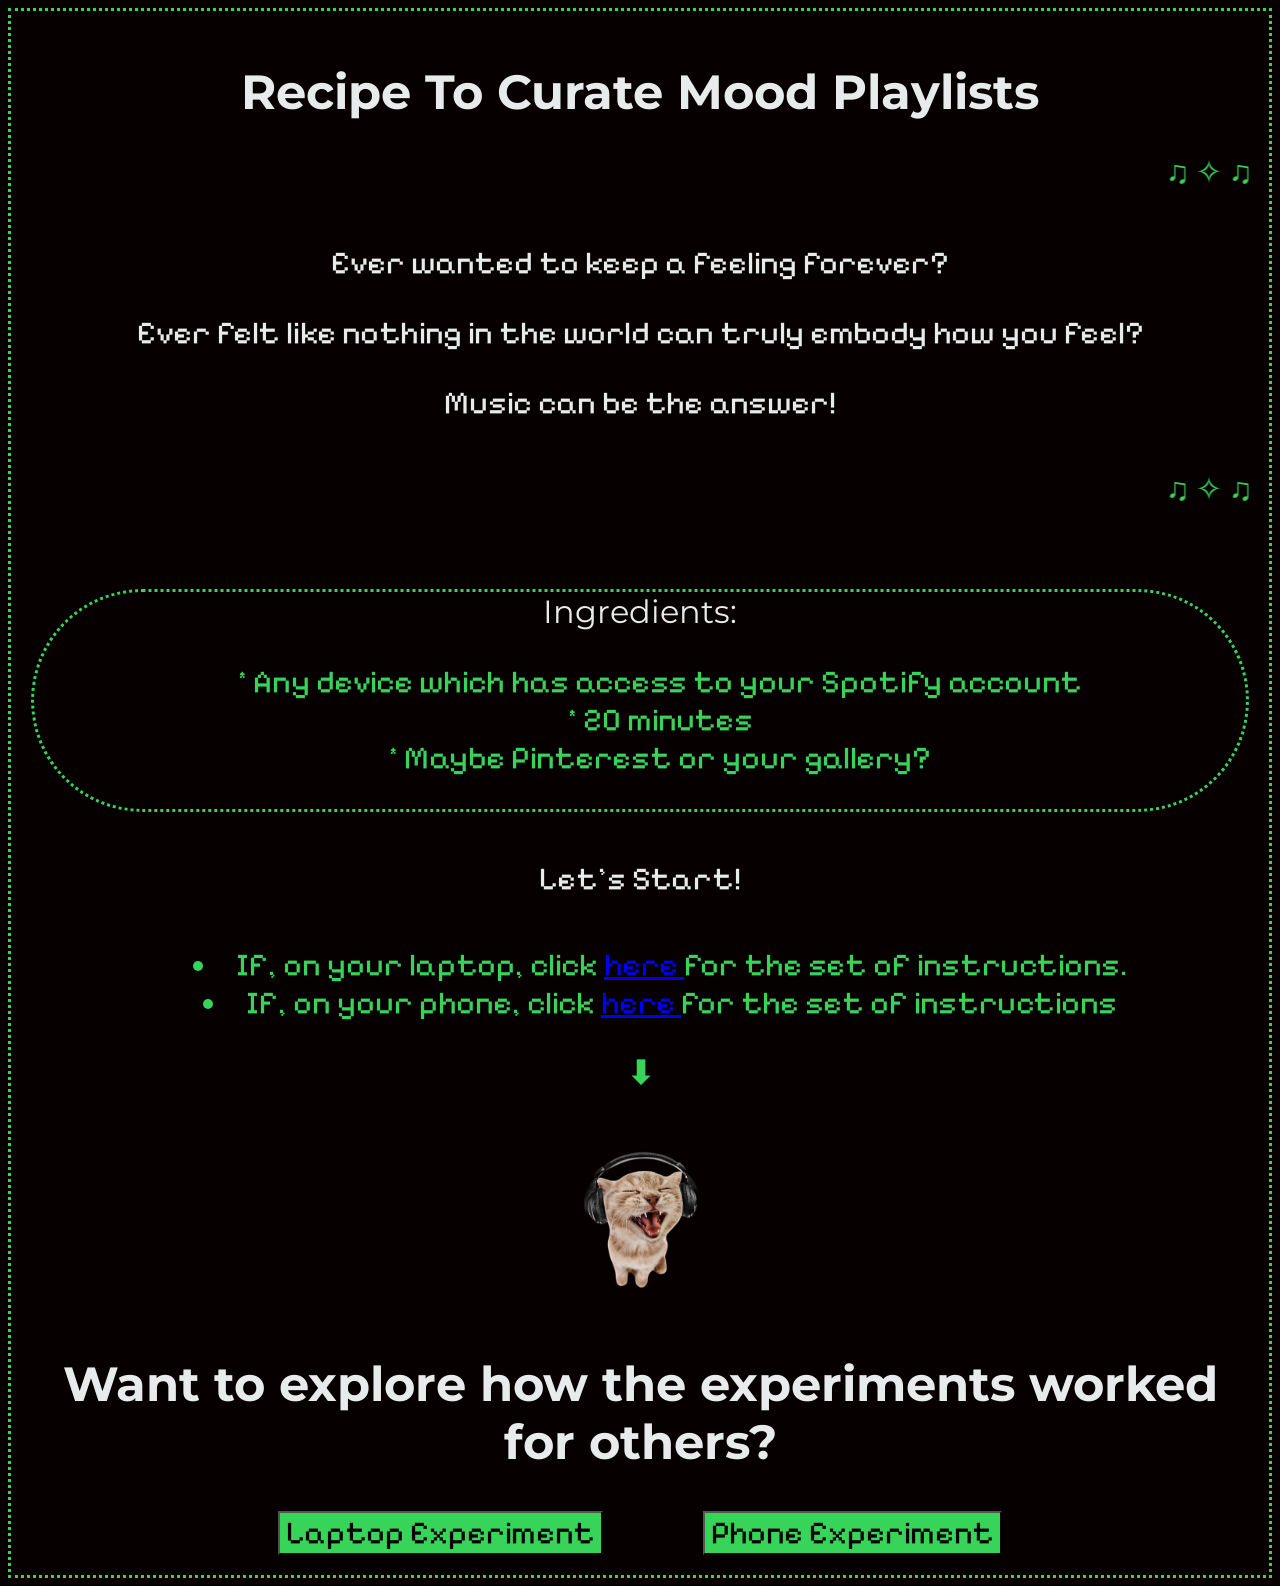
<file: index.html>
<!DOCTYPE html>
<html lang="en">
<head>
    <meta charset="UTF-8">
    <meta name="viewport" content="width=device-width, initial-scale=1.0">
    <title>Recipe to curating your mood playlist!</title>
    <link rel="stylesheet" href="index.css">
</head>
<body>
    <h1> Recipe To Curate Mood Playlists</h1>
<marquee>♫ ✧ ♫ ✧ ♫ ✧ ♫ ✧ ♫ ✧ ♫ ✧ ♫ ✧ ♫ ✧ ♫ ✧ ♫ ✧ ♫ ✧ ♫ ✧ ♫ ✧ ♫ ✧ ♫ ✧ ♫ ✧ ♫✧ ♫ ✧ ♫ ✧ ♫ ✧ ♫ ✧ ♫ ✧ ♫ ✧ ♫ ✧ ♫✧ ♫ ✧ ♫ ✧ ♫ ✧ ♫ ✧ ♫ ✧ ♫ ✧ ♫ ✧ ♫✧ ♫ ✧ ♫ ✧ ♫ ✧ ♫ ✧ ♫ ✧ ♫ ✧ ♫ ✧ ♫✧ ♫ ✧ ♫ ✧ ♫ ✧ ♫ ✧ ♫ ✧ ♫ ✧ ♫ ✧ ♫✧ ♫ ✧ ♫ ✧ ♫ ✧ ♫ ✧ ♫ ✧ ♫ ✧ ♫ ✧ ♫✧ ♫ ✧ ♫ ✧ ♫ ✧ ♫ ✧ ♫ ✧ ♫ ✧ ♫ ✧ ♫</marquee>
<p> Ever wanted to keep a feeling forever?<br>  Ever felt like nothing in the world can truly embody how you feel?<br>
 Music can be the answer!</p>
 <marquee>♫ ✧ ♫ ✧ ♫ ✧ ♫ ✧ ♫ ✧ ♫ ✧ ♫ ✧ ♫ ✧ ♫ ✧ ♫ ✧ ♫ ✧ ♫ ✧ ♫ ✧ ♫ ✧ ♫ ✧ ♫ ✧ ♫✧ ♫ ✧ ♫ ✧ ♫ ✧ ♫ ✧ ♫ ✧ ♫ ✧ ♫ ✧ ♫✧ ♫ ✧ ♫ ✧ ♫ ✧ ♫ ✧ ♫ ✧ ♫ ✧ ♫ ✧ ♫✧ ♫ ✧ ♫ ✧ ♫ ✧ ♫ ✧ ♫ ✧ ♫ ✧ ♫ ✧ ♫✧ ♫ ✧ ♫ ✧ ♫ ✧ ♫ ✧ ♫ ✧ ♫ ✧ ♫ ✧ ♫✧ ♫ ✧ ♫ ✧ ♫ ✧ ♫ ✧ ♫ ✧ ♫ ✧ ♫ ✧ ♫✧ ♫ ✧ ♫ ✧ ♫ ✧ ♫ ✧ ♫ ✧ ♫ ✧ ♫ ✧ ♫</marquee>
<section>Ingredients:
<ul style="list-style-type: '* ';">
    <li>Any device which has access to your Spotify account </li>
<li>20 minutes </li>
<li> Maybe Pinterest or your gallery? </li>
</ul>
</section>
<p> Let's Start! </p>
<ul> 
    <li>If, on your laptop, click <a href=laptop.html> here </a> for the set of instructions.</li>
    <li>If, on your phone, click <a href=phone.html>here </a> for the set of instructions</li>
</ul>
<h3> ⬇</h3>
<img src="cat.png">
<h2> Want to explore how the experiments worked for others?</h2>
<div class="button-group">
<form action="experiment1.html" method="get" target="_blank">
    <button type="submit">Laptop Experiment</button>
</form>
<form action="experiment2.html" method="get" target="_blank">
    <button type="submit">Phone Experiment</button>
</form>
</div>
</body>
</html>
</file>
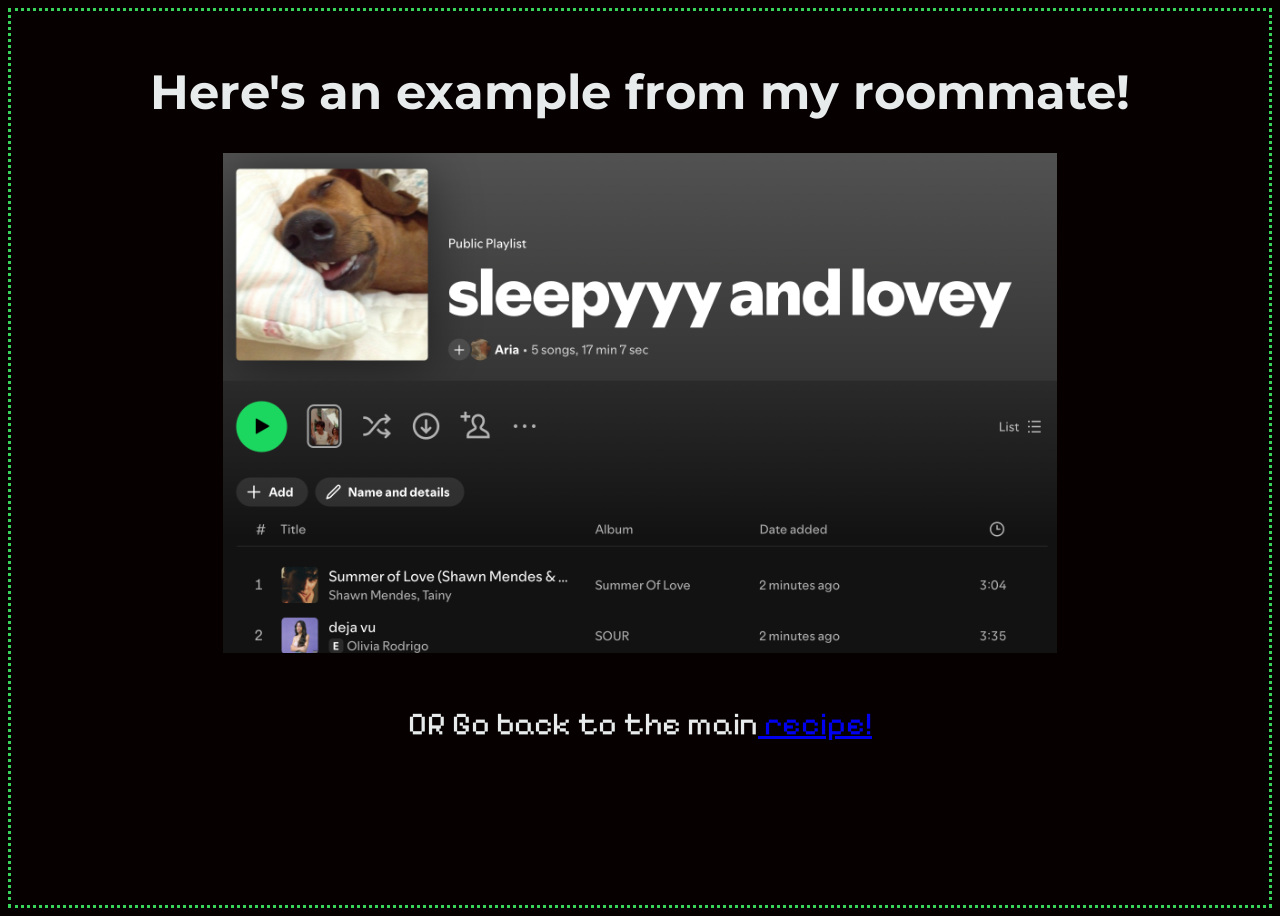
<file: experiment1.html>
<!DOCTYPE html>
<html lang="en">
<head>
    <meta charset="UTF-8">
    <meta name="viewport" content="width=device-width, initial-scale=1.0">
    <title>Laptop Experiment</title>
    <link rel="stylesheet" href="experiment1.css">
</head>
<body>
 <h1>Here's an example from my roommate! </h1>
 <img src="ariaexample.png">
<p>OR Go back to the main<a href="index.html"> recipe! </a></p>
</body>
</html>
</file>
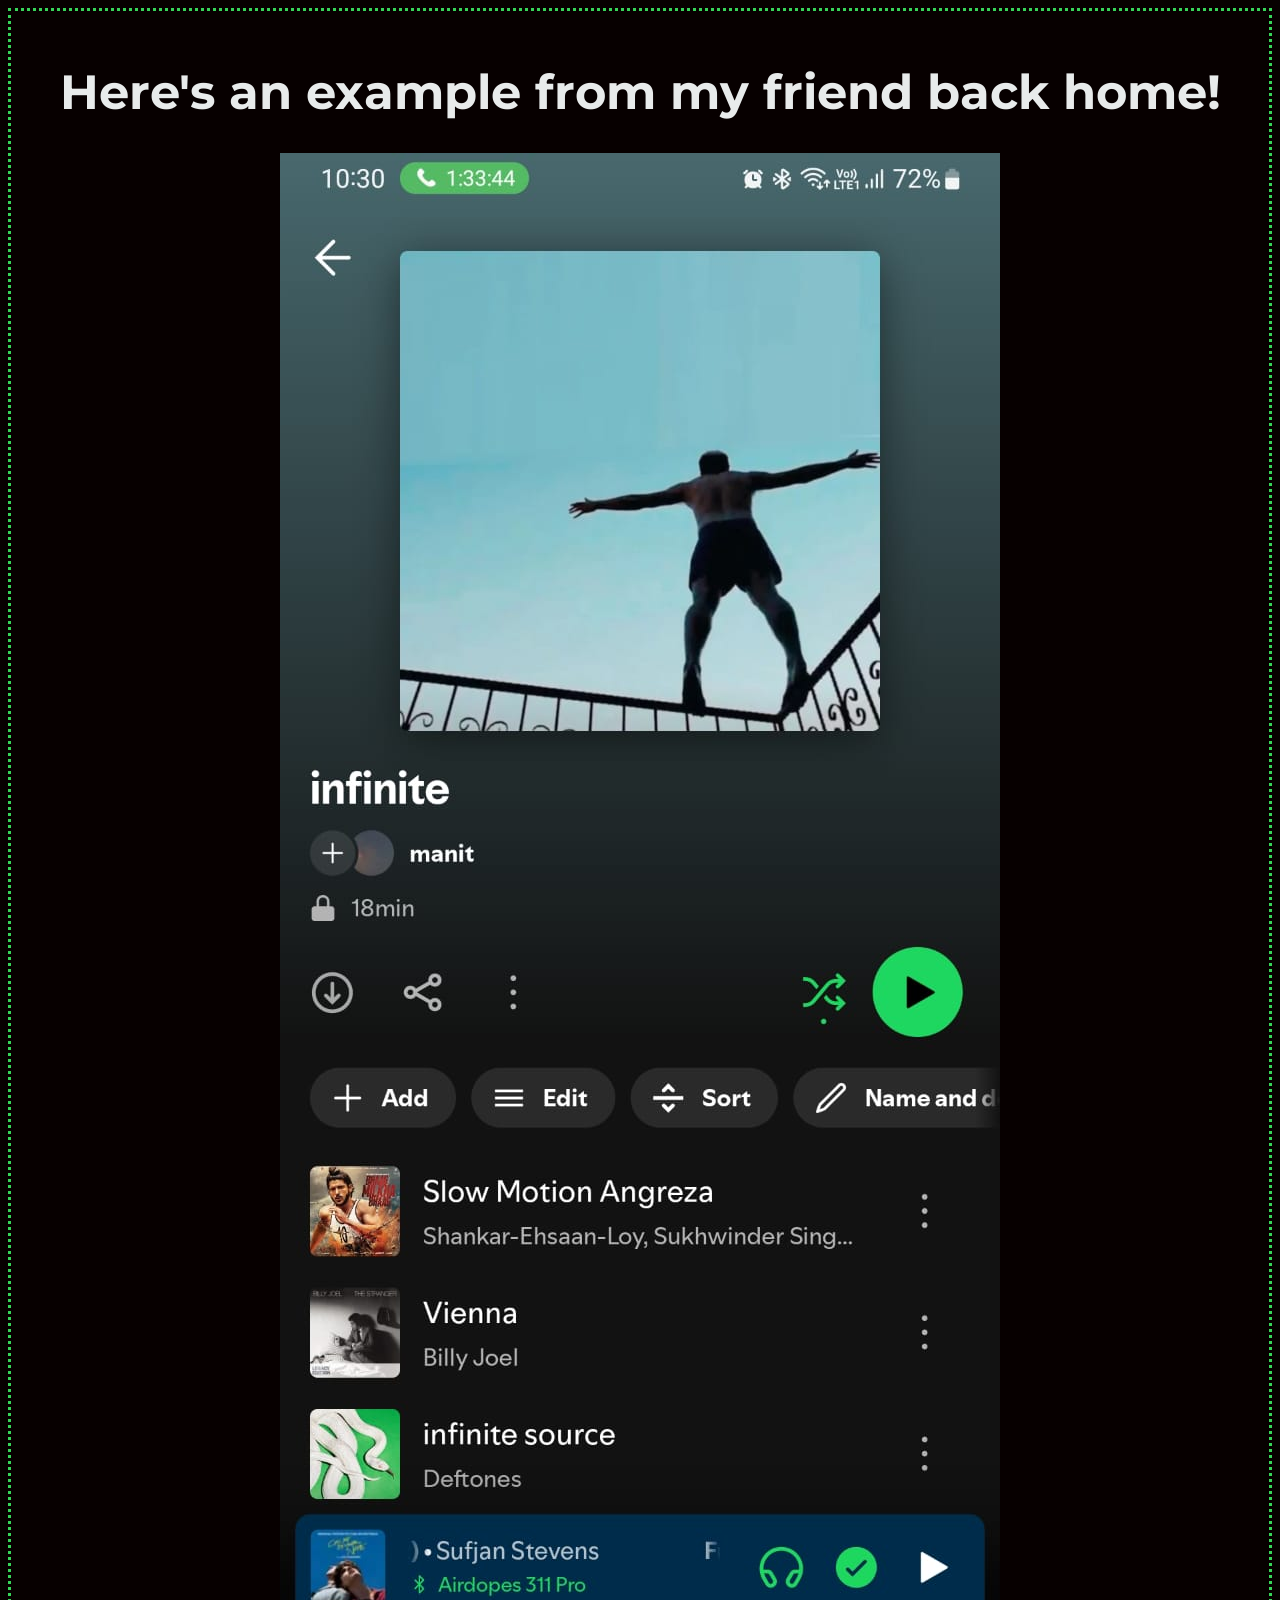
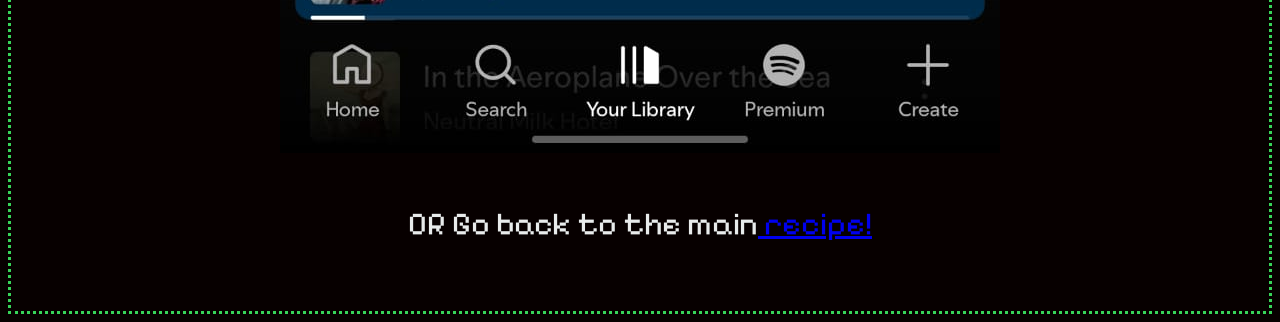
<file: experiment2.html>
<!DOCTYPE html>
<html lang="en">
<head>
    <meta charset="UTF-8">
    <meta name="viewport" content="width=device-width, initial-scale=1.0">
    <title>Phone Experiment</title>
    <link rel="stylesheet" href="experiment2.css">
</head>
<body>
     <h1>Here's an example from my friend back home! </h1>
 <img src="phoneplaylist.jpg">
<p>OR Go back to the main<a href="index.html"> recipe! </a></p>
</body>
</html>
</file>
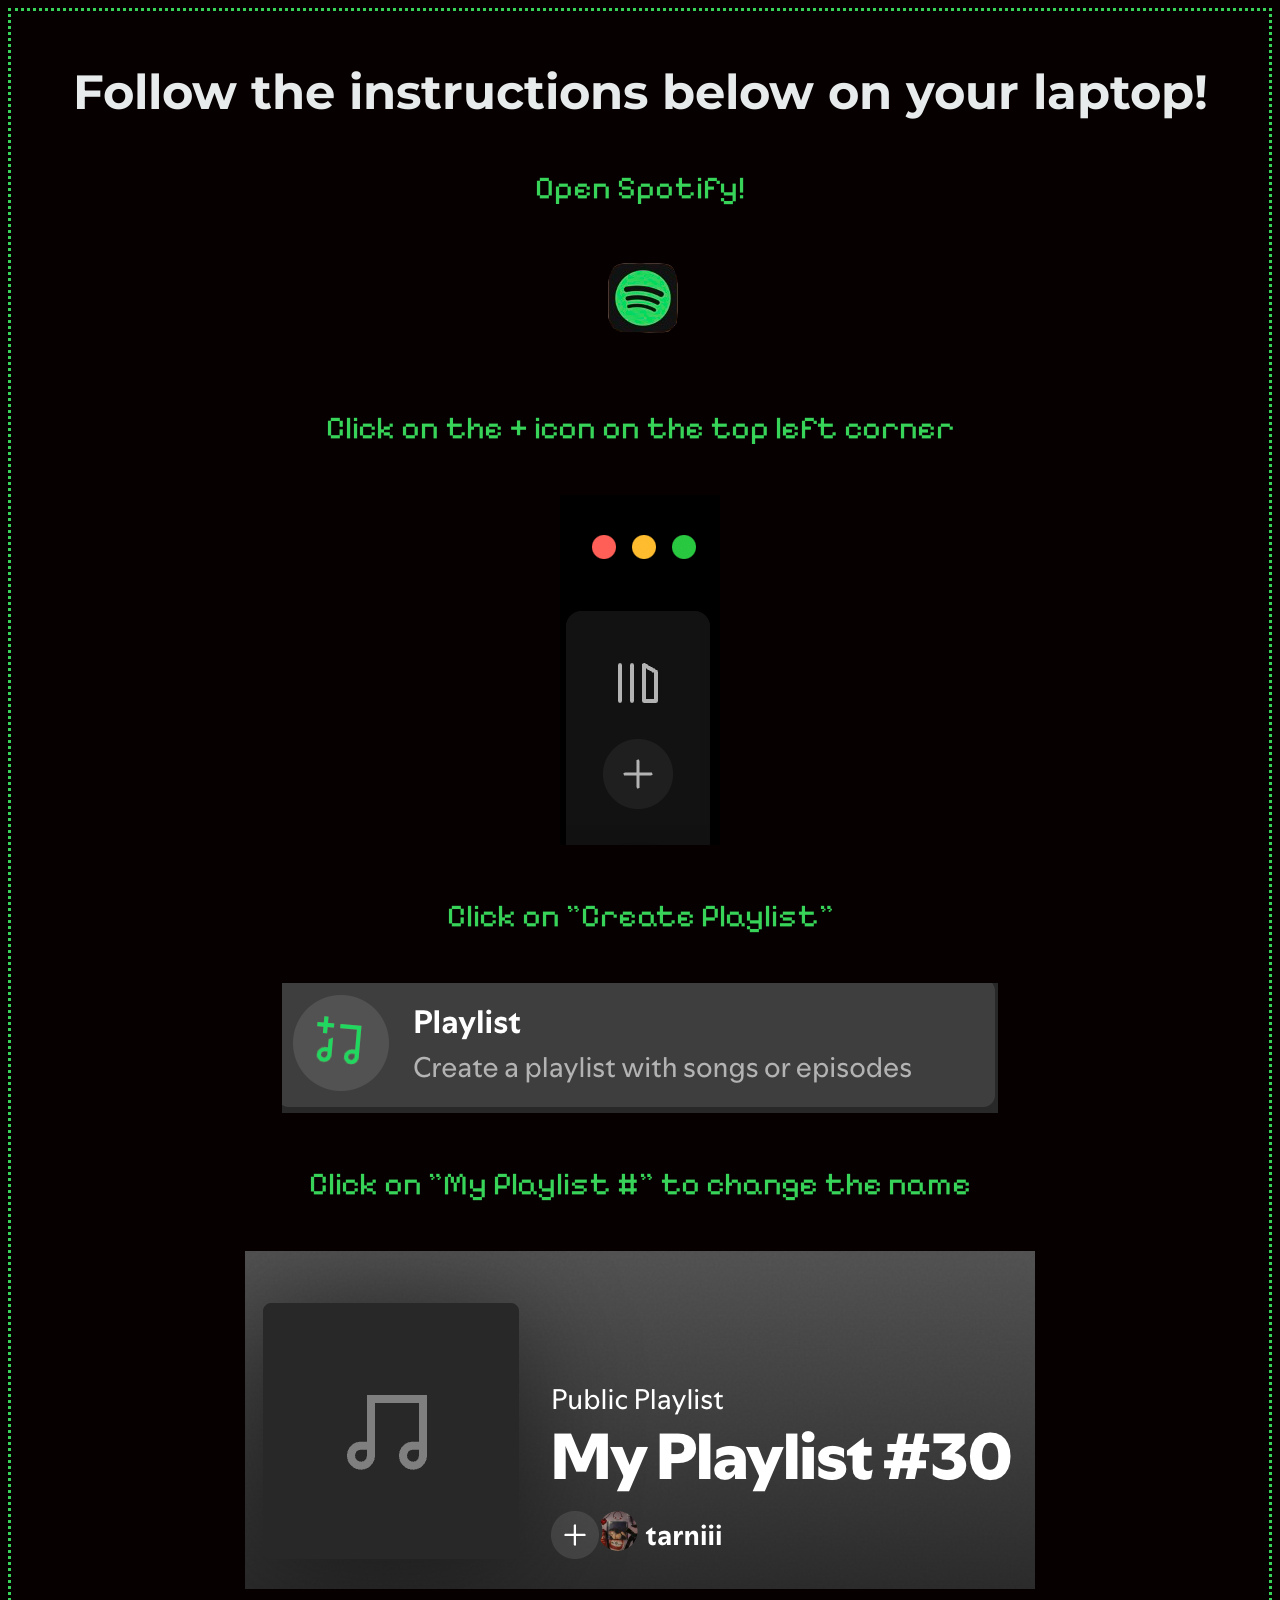
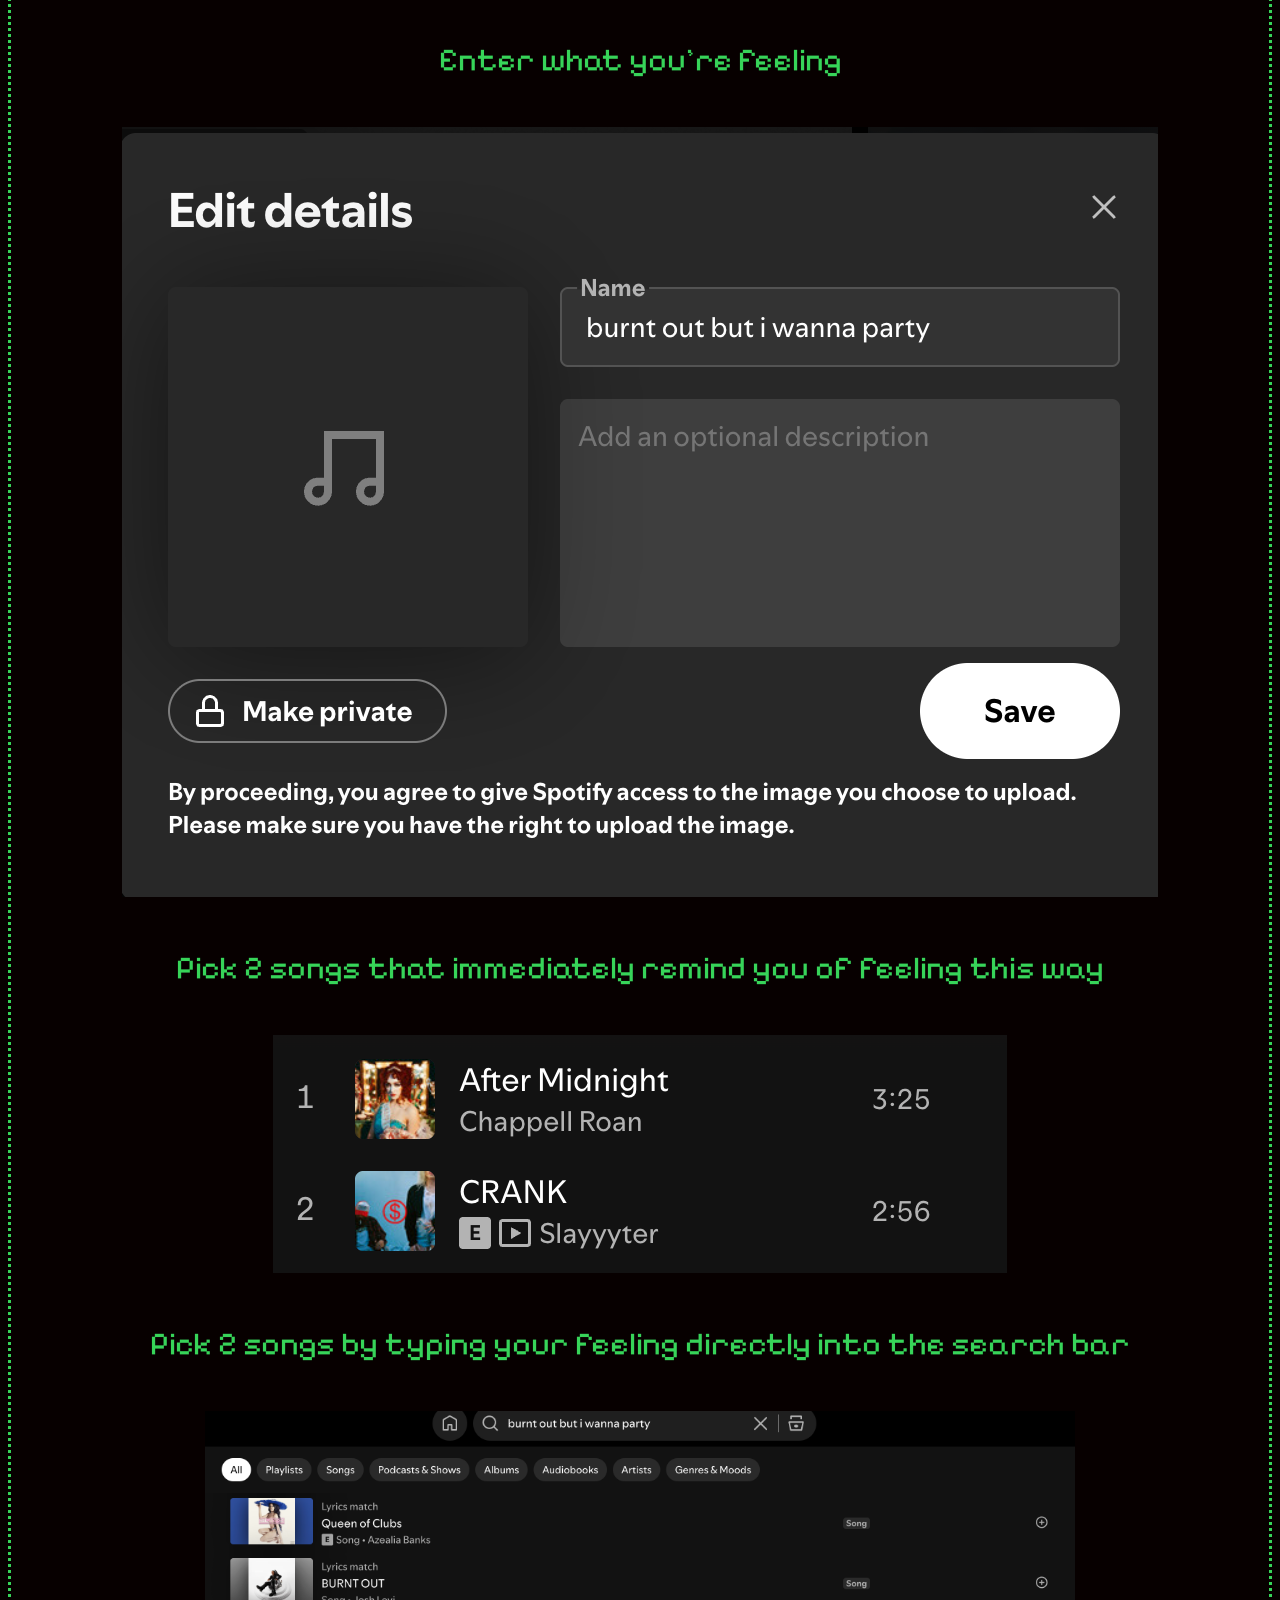
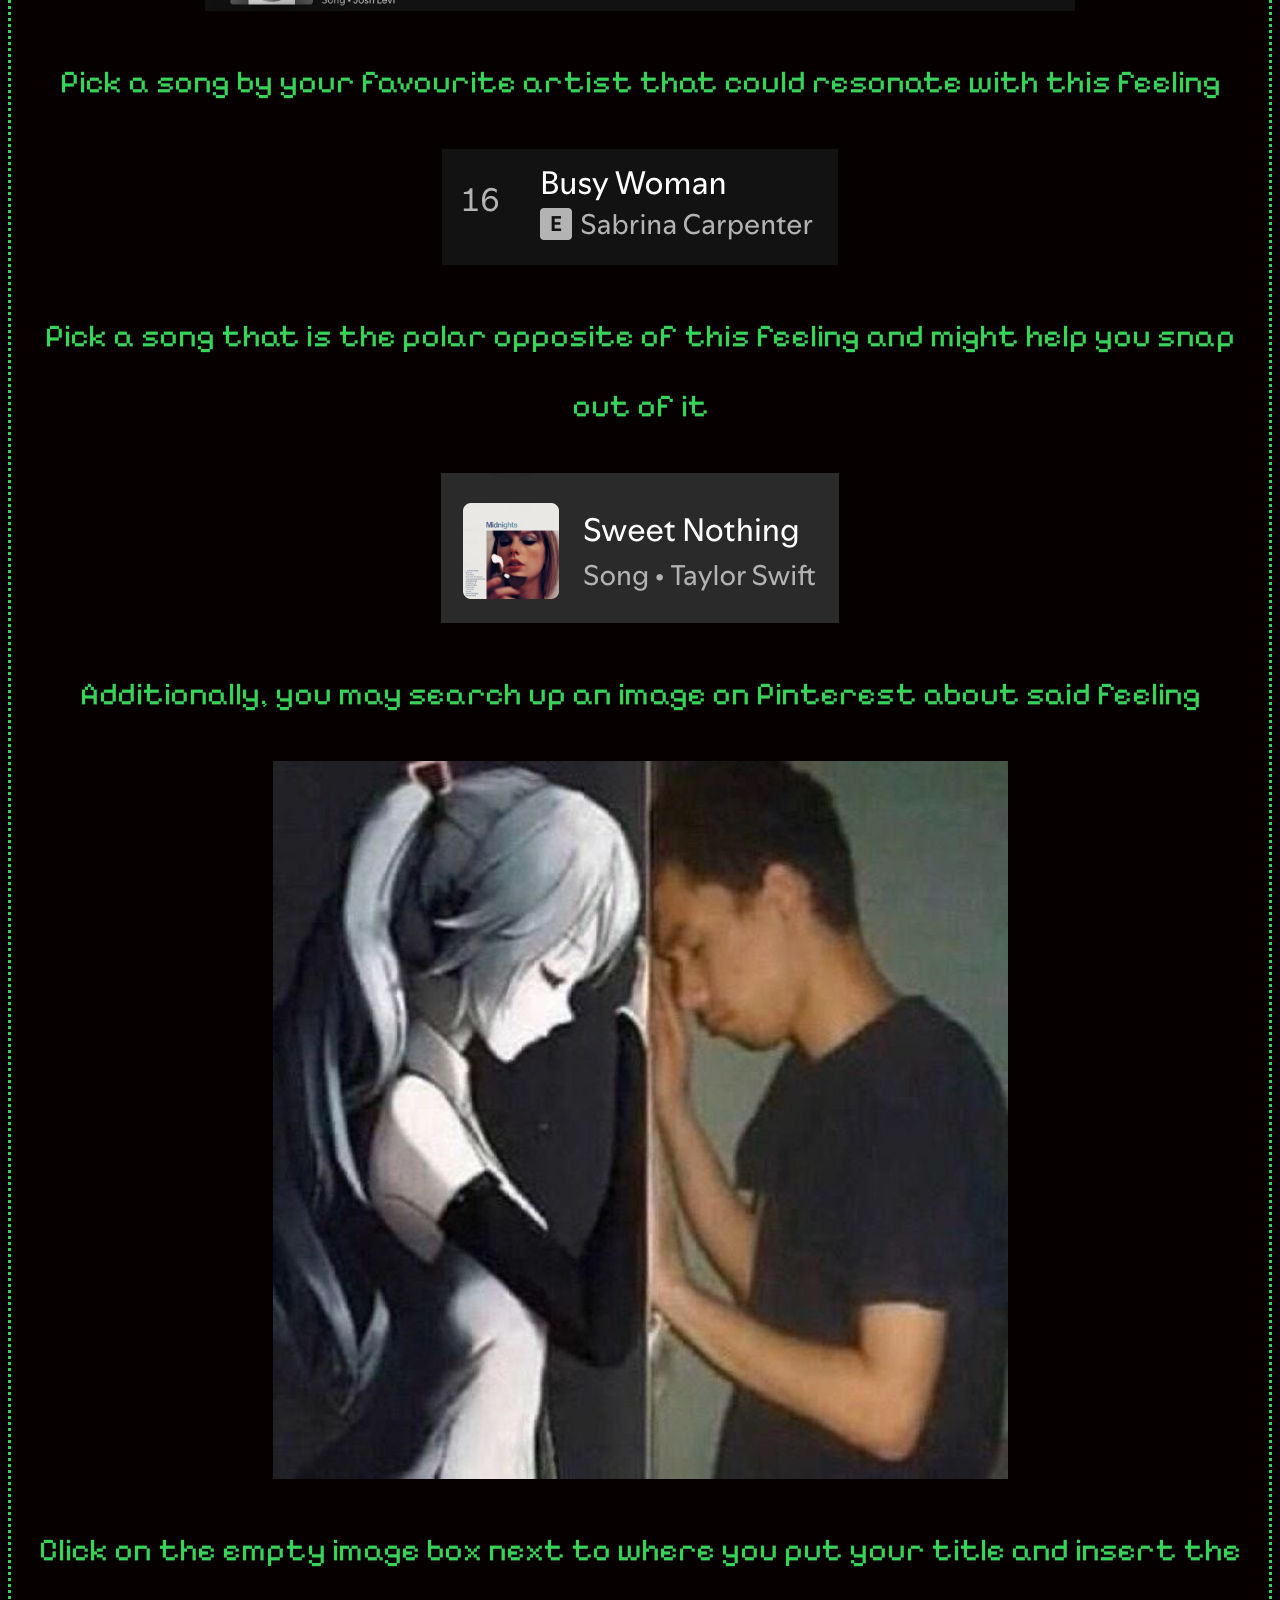
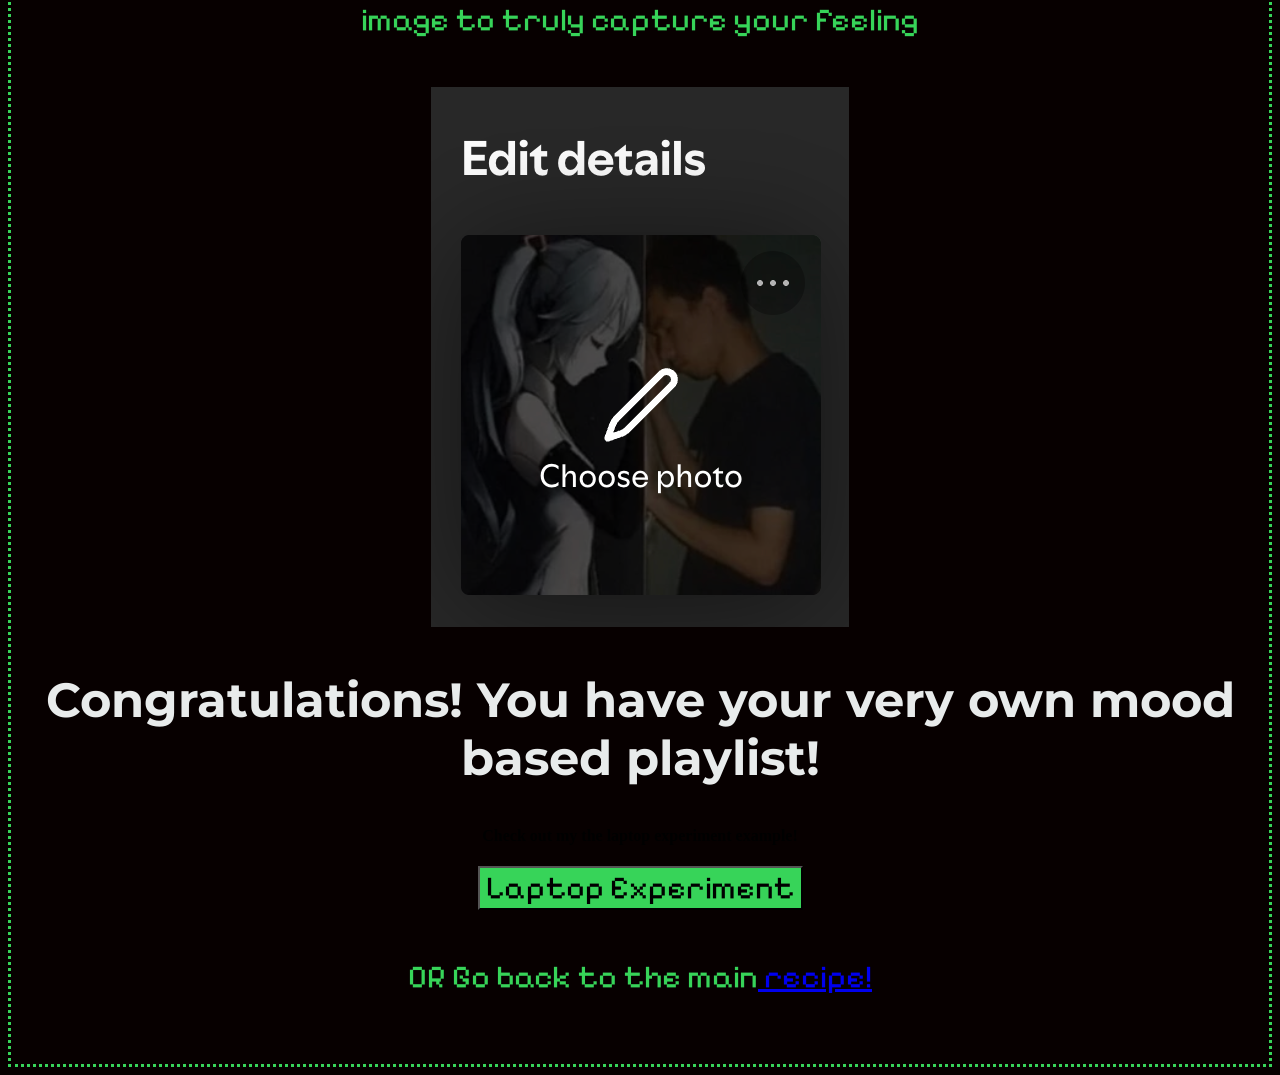
<file: laptop.html>
<!DOCTYPE html>
<html lang="en">
<head>
    <meta charset="UTF-8">
    <meta name="viewport" content="width=device-width, initial-scale=1.0">
    <title>Laptop Instructions</title>
     <link rel="stylesheet" href="laptop.css">
</head>
<body>
    <h1> Follow the instructions below on your laptop!</h1>
    <p>Open Spotify!</p>
    <img src="spotify.png">
    <p>Click on the + icon on the top left corner </p>
    <img src="laptopplus.png">
    <p>Click on "Create Playlist"</p>
    <img src="laptopplaylist.png">
    <p>Click on "My Playlist #" to change the name</p>
    <img src="namelp.png">
    <p>Enter what you're feeling</p>
    <img src="changename.png">
    <p>Pick 2 songs that immediately remind you of feeling this way</p>
    <img src="1.png">
    <p>Pick 2 songs by typing your feeling directly into the search bar</p>
    <img src="2.png" class="resize">
    <p>Pick a song by your favourite artist that could resonate with this feeling</p>
    <img src="3.png">
    <p>Pick a song that is the polar opposite of this feeling and might help you snap out of it</p>
    <img src="4.png">
    <p> Additionally, you may search up an image on Pinterest about said feeling</p>
    <img src="cover.jpg">
    <p> Click on the empty image box next to where you put your title and insert the image to truly capture your feeling</p>
    <img src="add.png">
    <h2> Congratulations! You have your very own mood based playlist!</h2>
    <h4> Check out my the laptop experiment example!</h4>
    <form action="experiment1.html" method="get" target="_blank">
    <button type="submit">Laptop Experiment</button>
</form>
 <p>OR Go back to the main<a href="index.html"> recipe! </a></p>
</body>
</html>
</file>
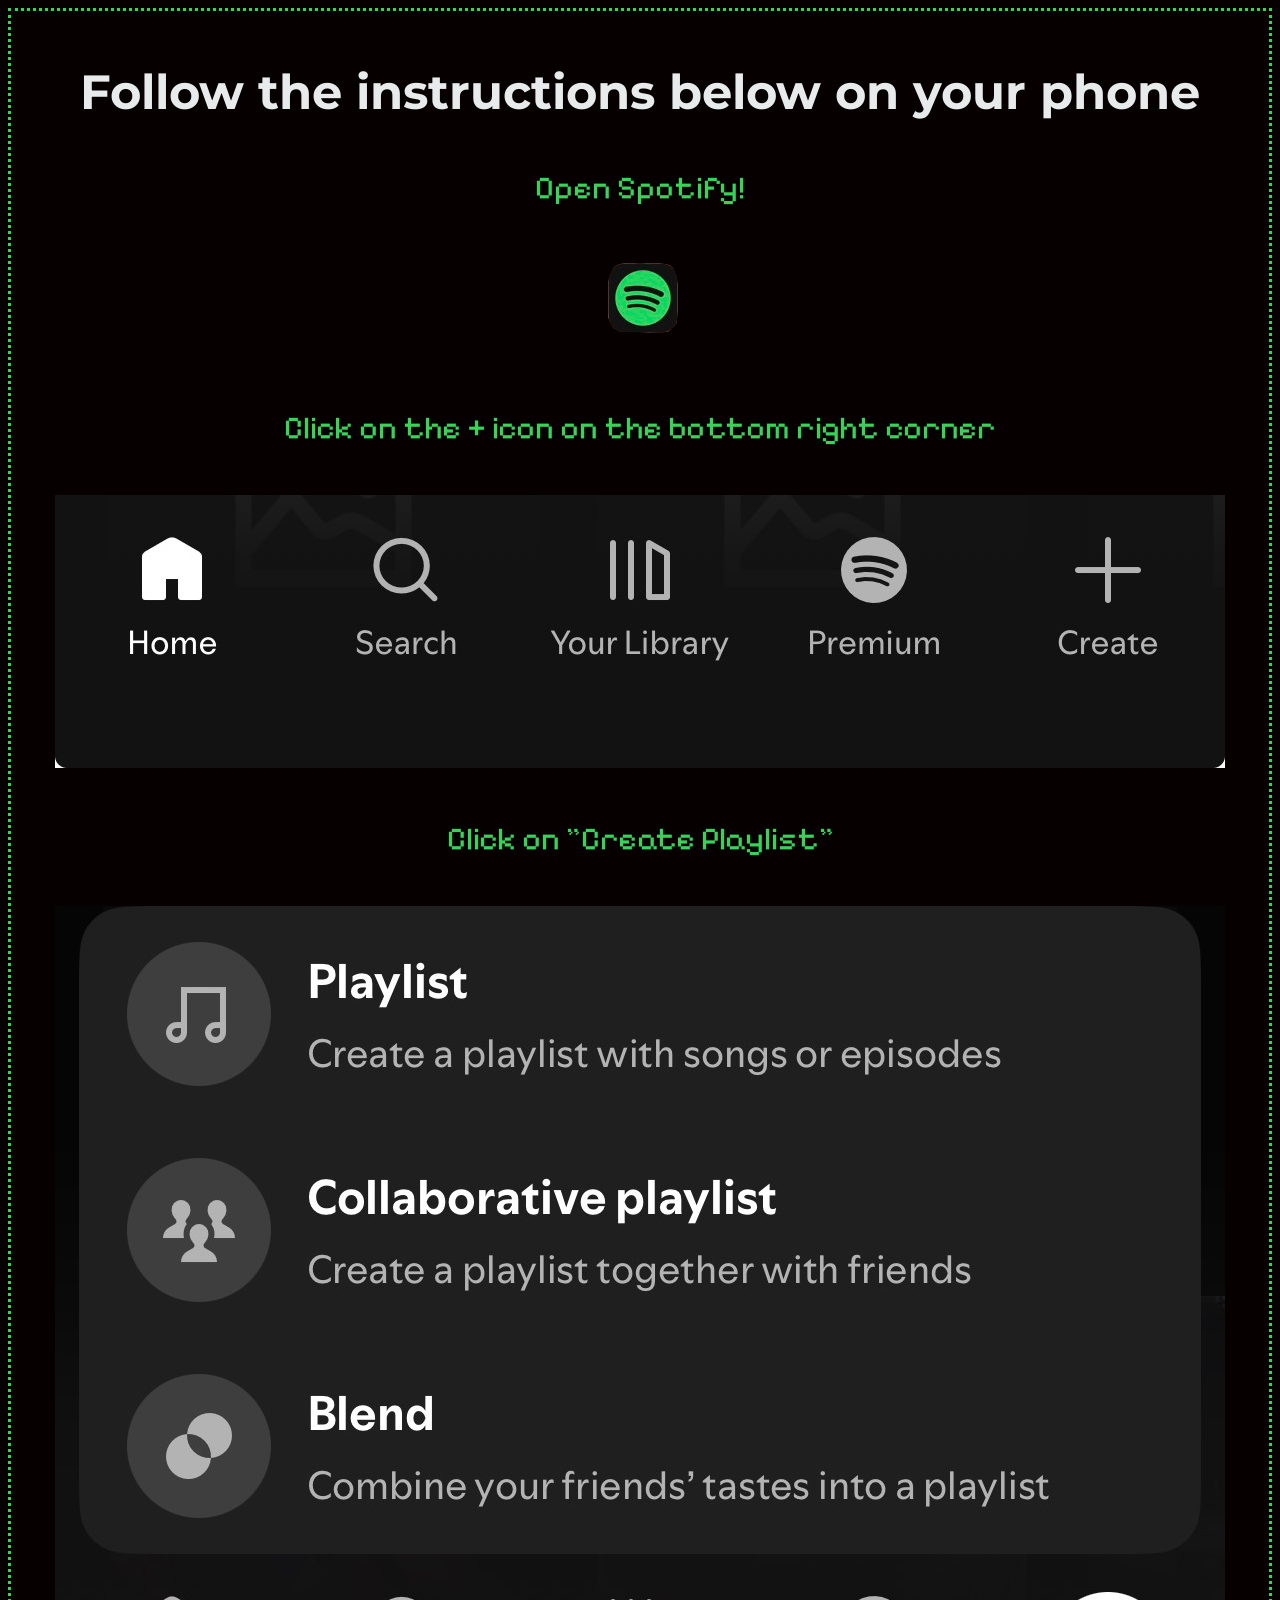
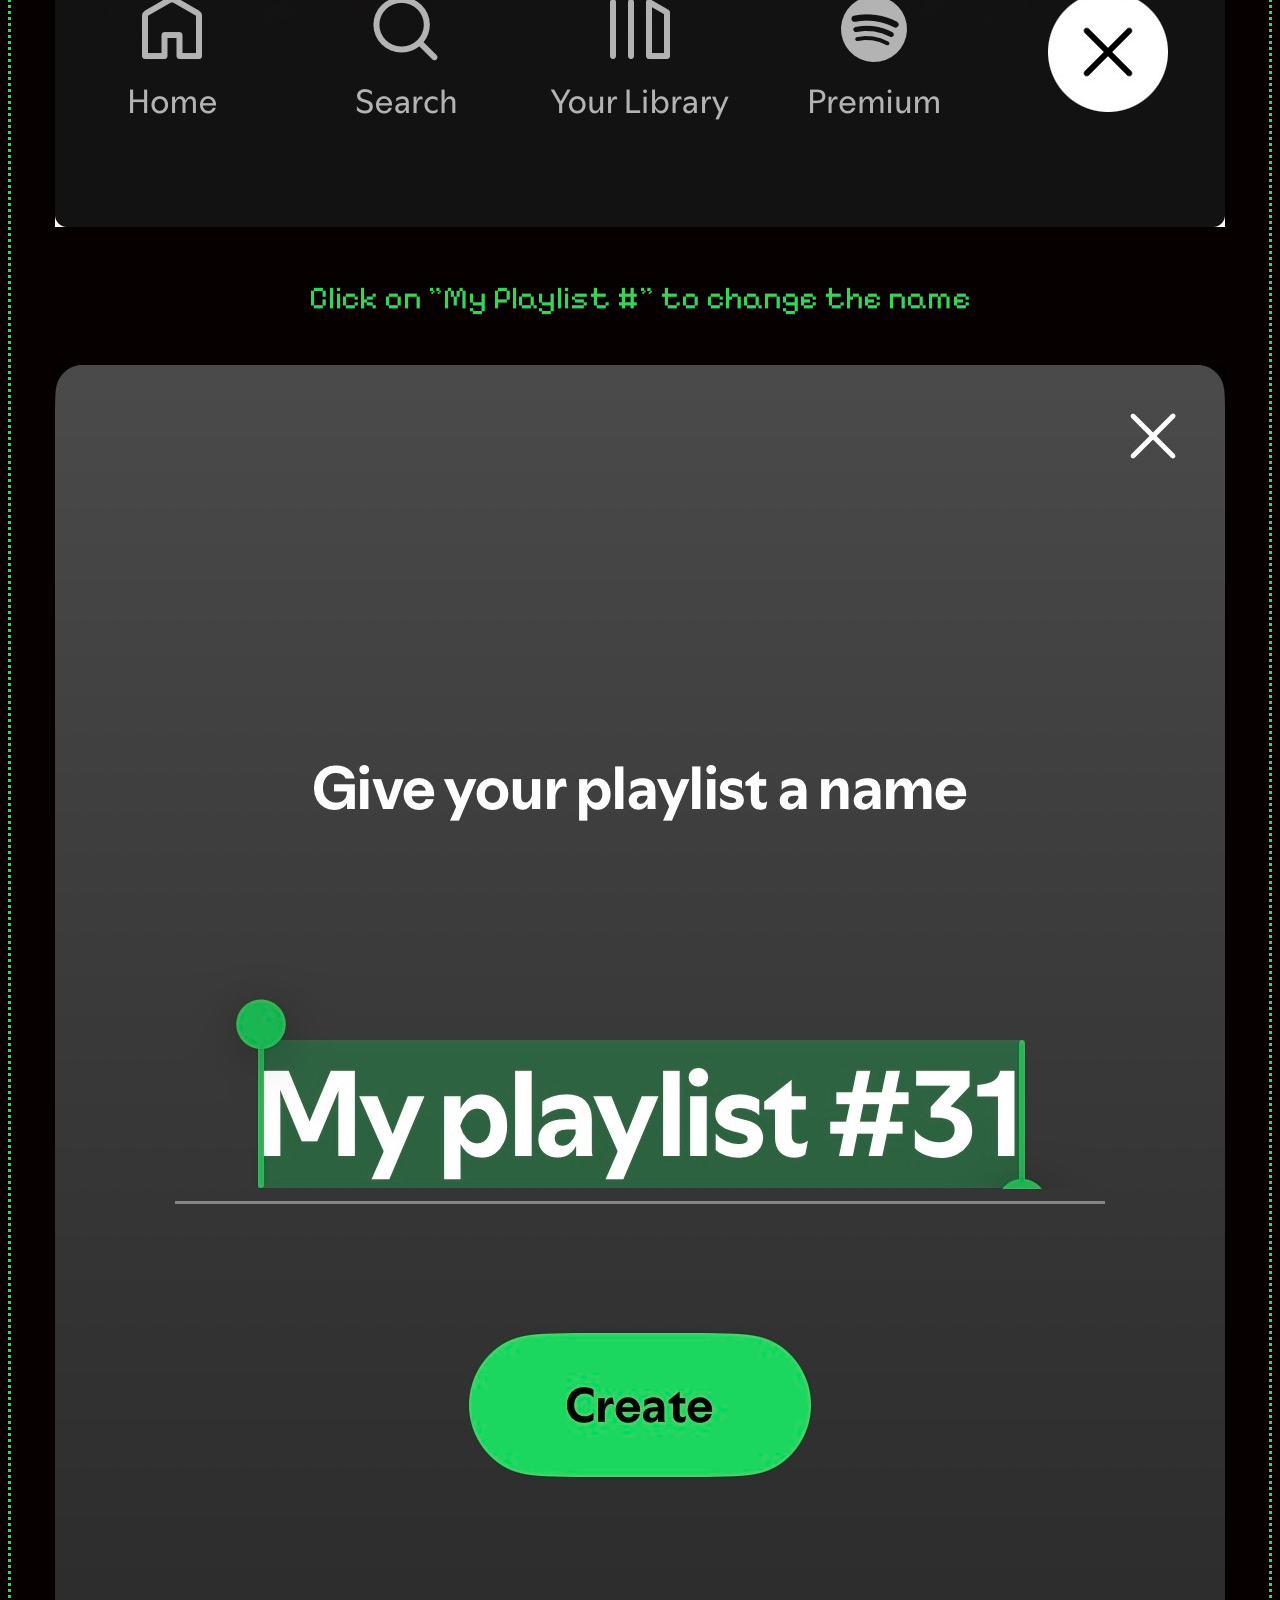
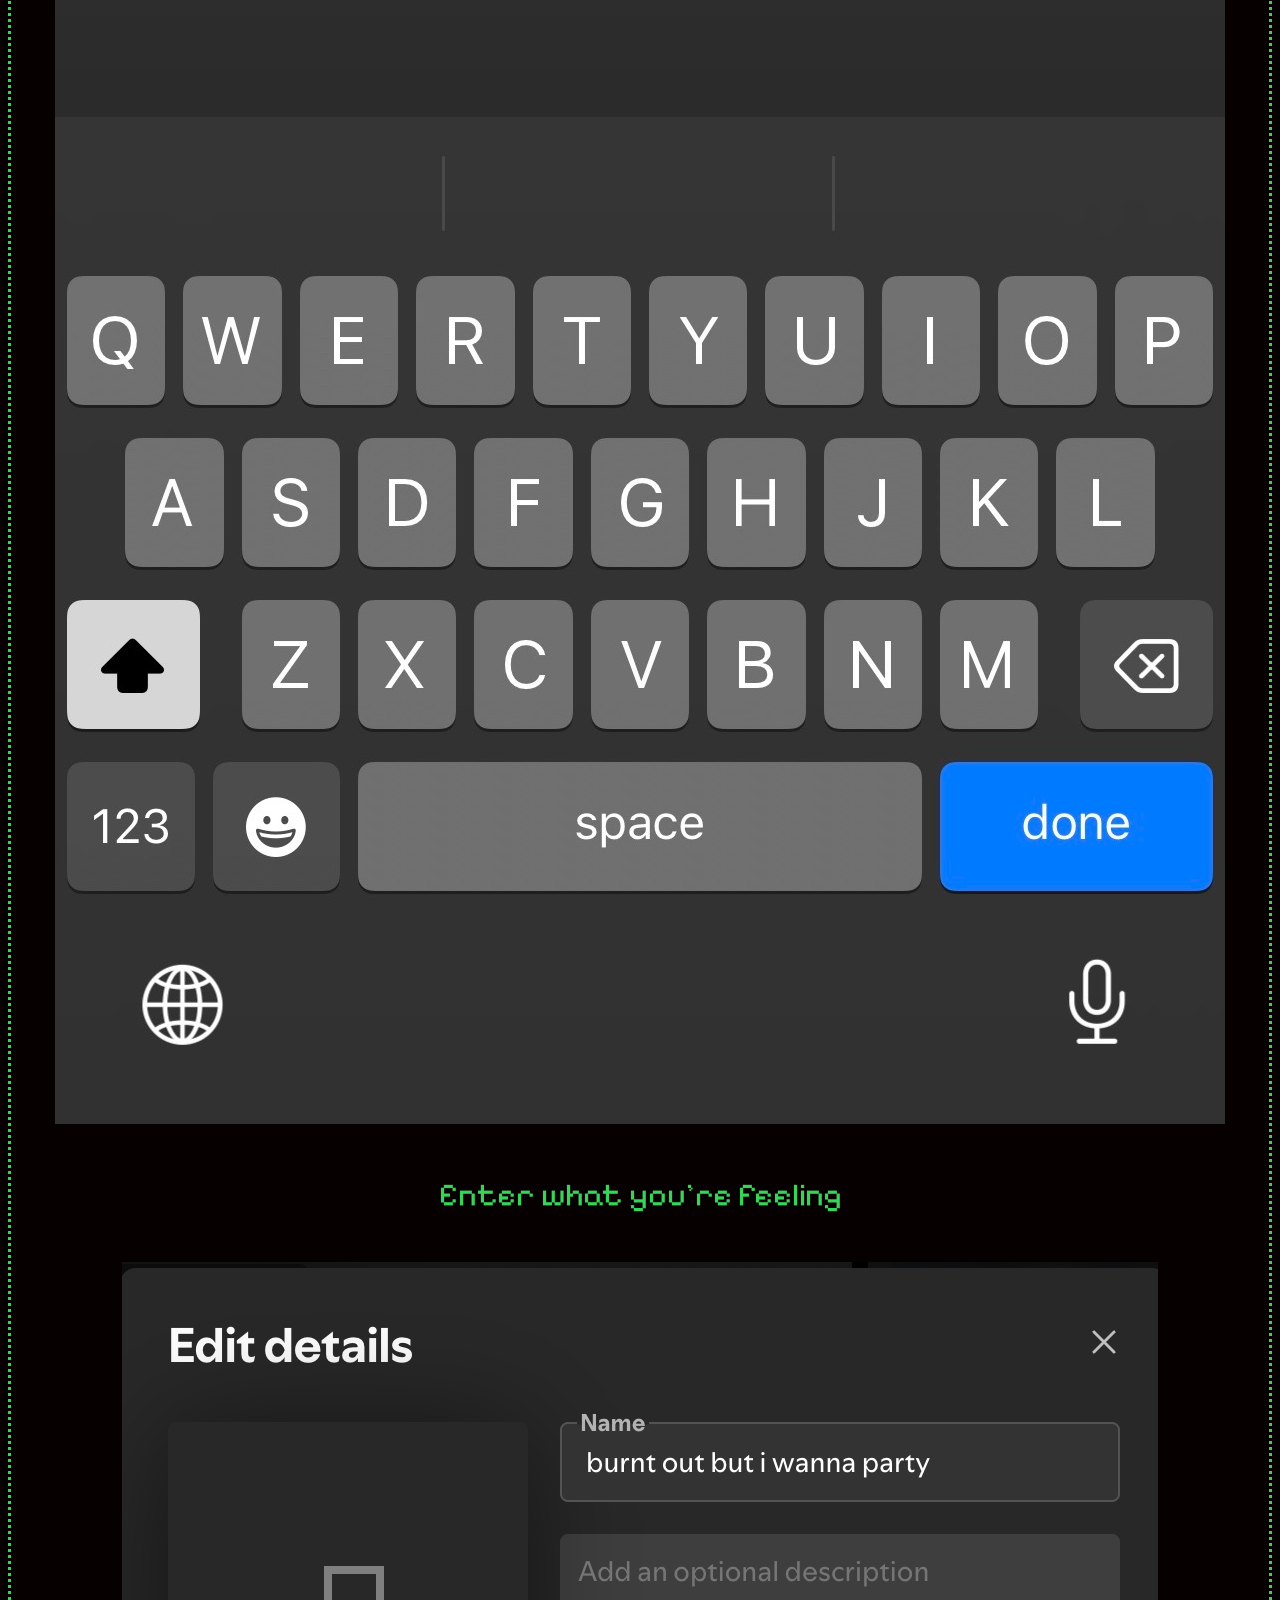
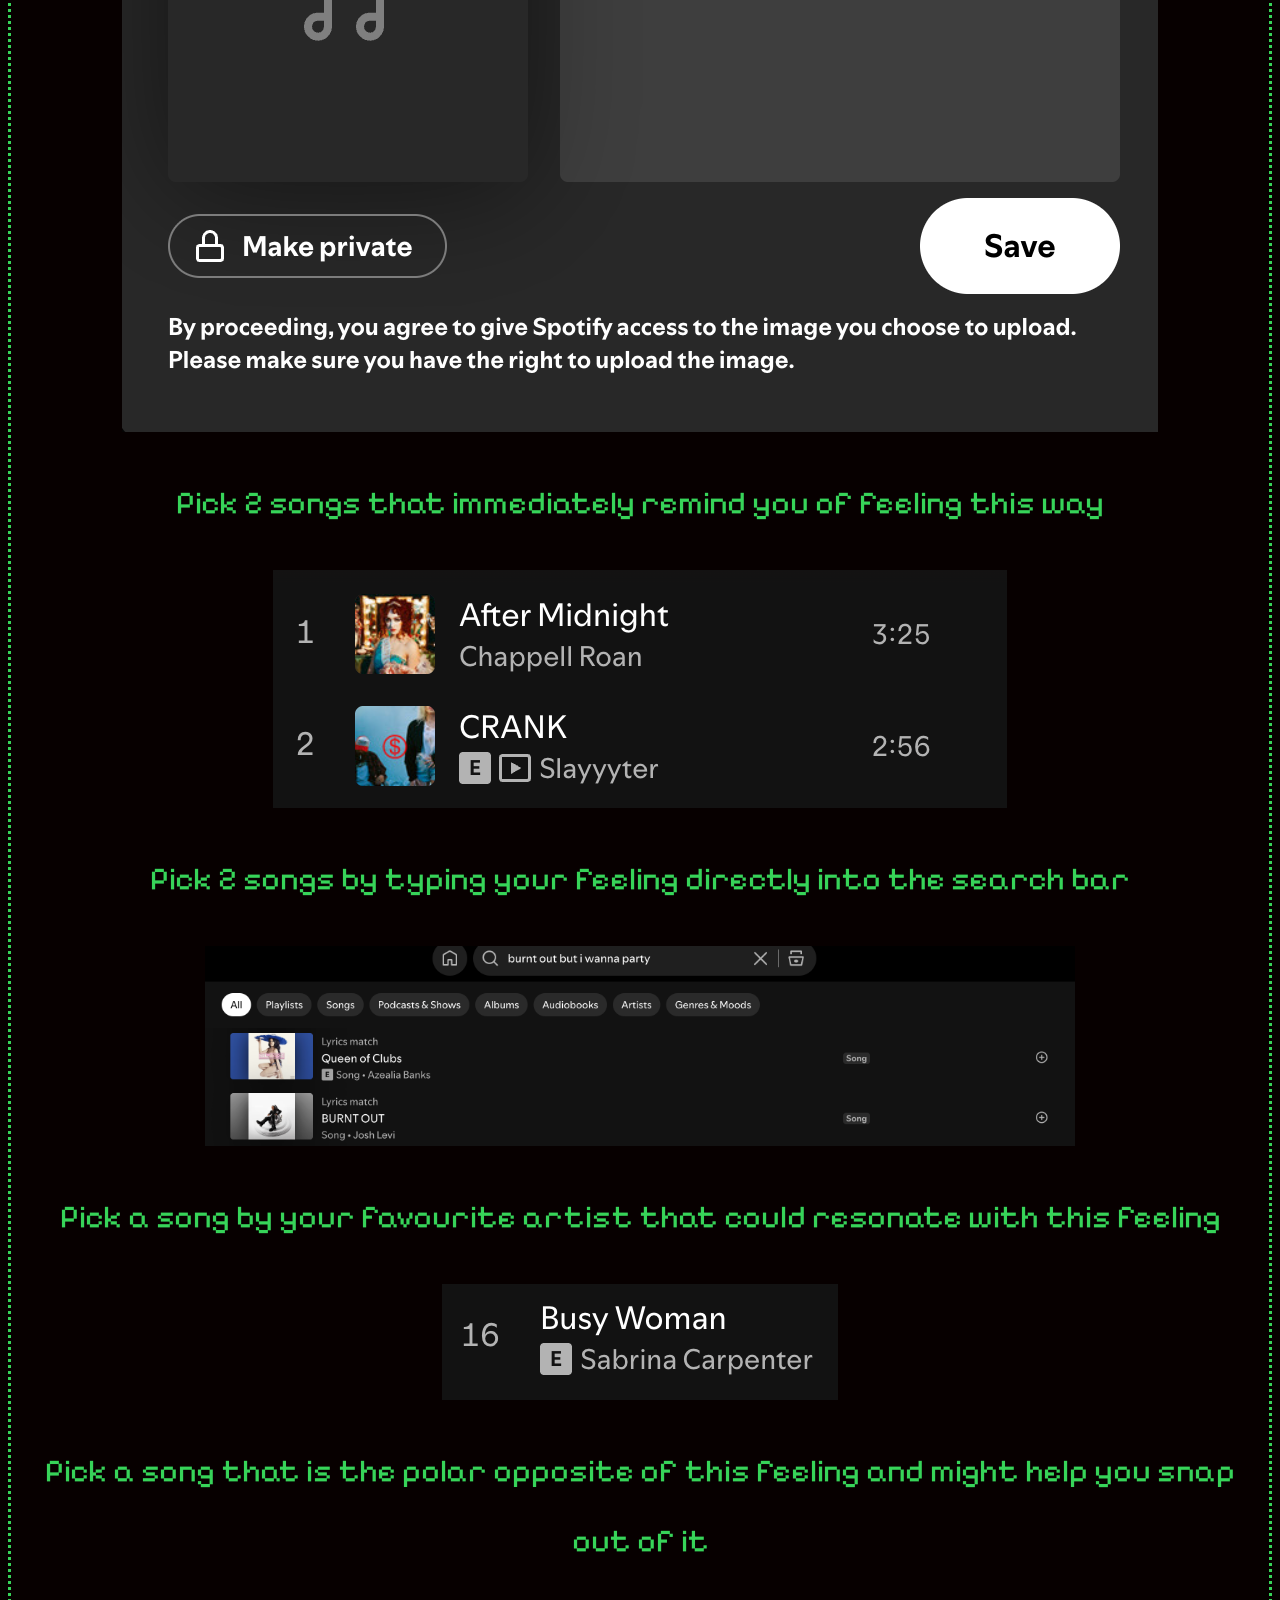
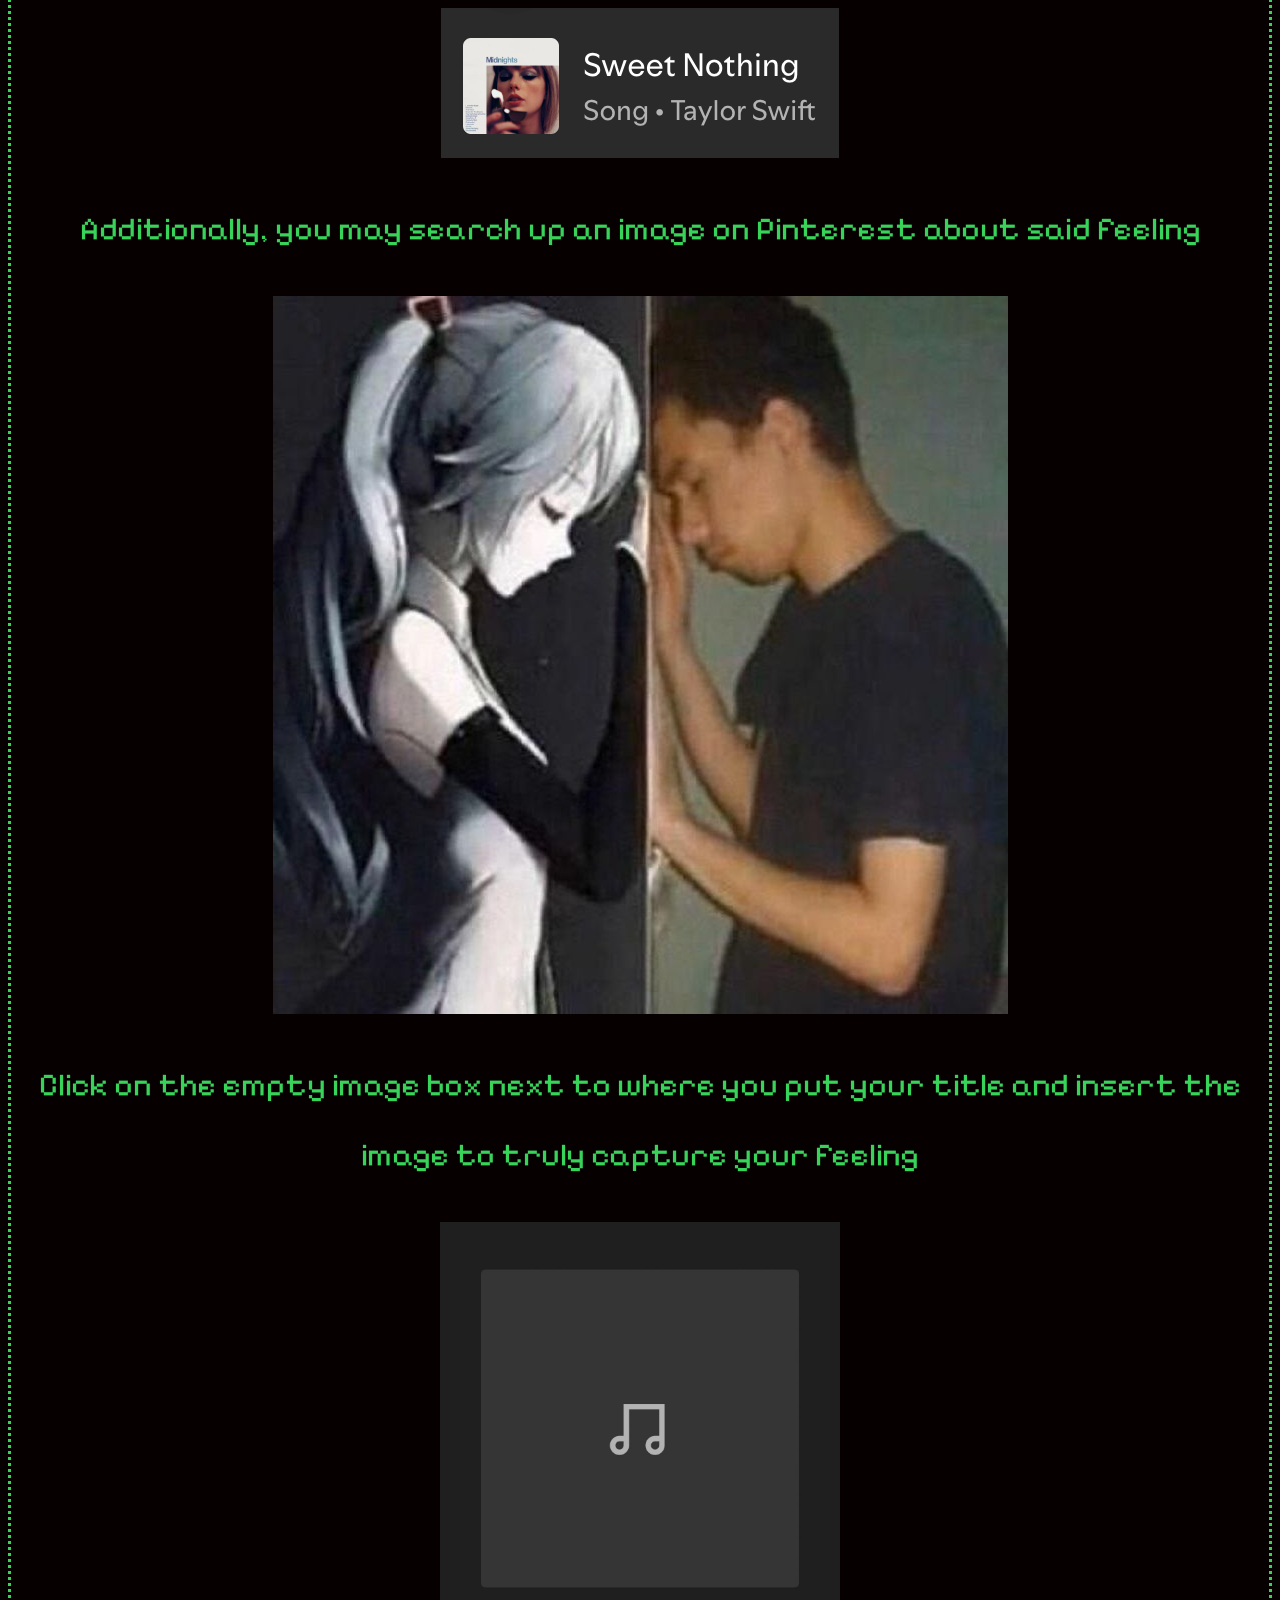
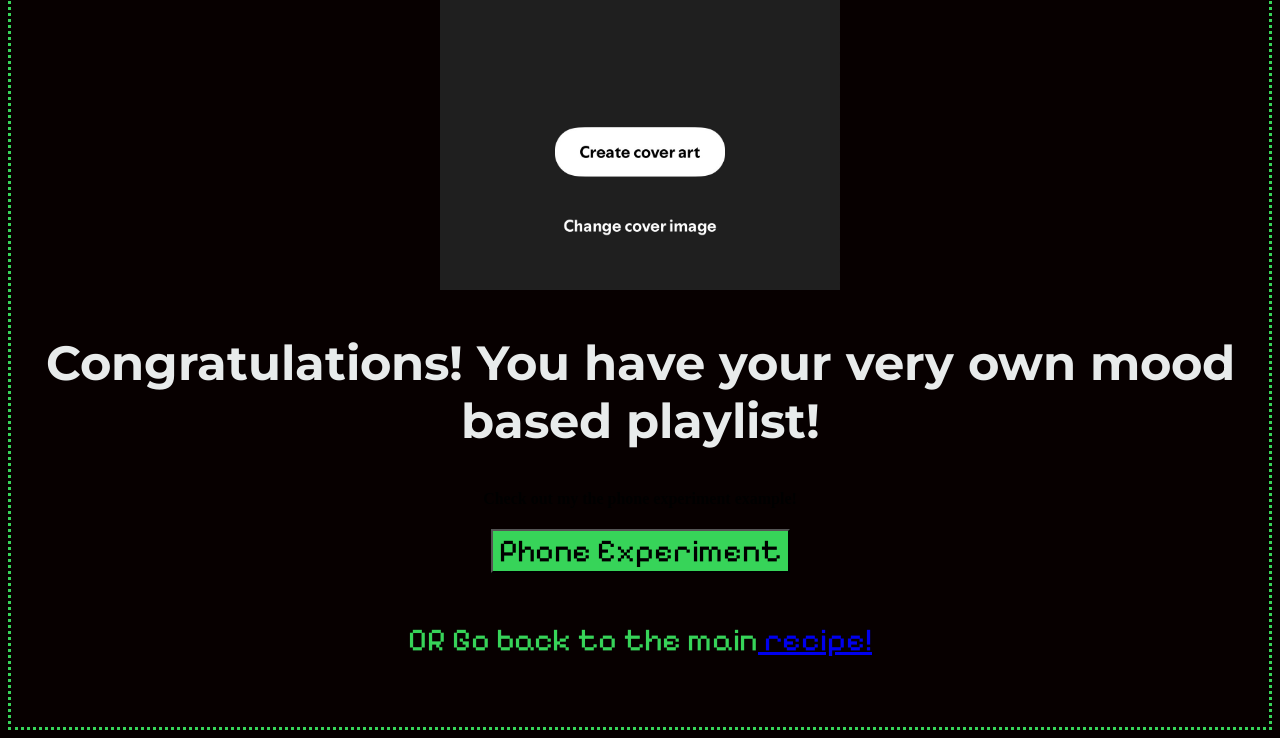
<file: phone.html>
<!DOCTYPE html>
<html lang="en">
<head>
    <meta charset="UTF-8">
    <meta name="viewport" content="width=device-width, initial-scale=1.0">
    <title>Phone Instructions</title>
     <link rel="stylesheet" href="phone.css">
</head>
<body>
     <h1> Follow the instructions below on your phone</h1>
    <p>Open Spotify!</p>
    <img src="spotify.png">
    <p>Click on the + icon on the bottom right corner </p>
    <img src="phoneplus.jpg">
    <p>Click on "Create Playlist"</p>
    <img src="createphone.jpg">
    <p>Click on "My Playlist #" to change the name</p>
    <img src="namephone.jpg">
    <p>Enter what you're feeling</p>
    <img src="changename.png">
    <p>Pick 2 songs that immediately remind you of feeling this way</p>
     <img src="1.png">
    <p>Pick 2 songs by typing your feeling directly into the search bar</p>
     <img src="2.png"class="resize">
    <p>Pick a song by your favourite artist that could resonate with this feeling</p>
     <img src="3.png">
    <p>Pick a song that is the polar opposite of this feeling and might help you snap out of it</p>
     <img src="4.png">
    <p> Additionally, you may search up an image on Pinterest about said feeling</p>
     <img src="cover.jpg">
    <p> Click on the empty image box next to where you put your title and insert the image to truly capture your feeling</p>
     <img src="coverchangephone.jpg" class="resizeagain">
    <h2> Congratulations! You have your very own mood based playlist!</h2>
    <h4> Check out my the phone experiment example!</h4>
    <form action="experiment2.html" method="get" target="_blank">
    <button type="submit">Phone Experiment</button>
</form>
<p>OR Go back to the main<a href="index.html"> recipe! </a></p>
</body>
</html>
</file>
<file: index.css>
@import url('https://fonts.googleapis.com/css2?family=Montserrat:ital,wght@0,100..900;1,100..900&display=swap');
@import url('https://fonts.googleapis.com/css2?family=Montserrat:ital,wght@0,100..900;1,100..900&family=Pixelify+Sans:wght@400..700&display=swap');
body{
     background-color:rgb(7, 0, 0) ;
     text-align: center;
     list-style-position: inside;
       border: 3px dotted #37d459;
  padding: 20px;
  min-height: 100vh;
  box-sizing: border-box;
}
h1{
    font-family: 'Montserrat';
    font-size: 3rem;
    color: rgb(232, 235, 235);
}
marquee{ 
    font-family: "Pixelify Sans", sans-serif;
    font-size: 2rem;
    color: #37d459;
}
img {
     width: 200px;  
  height: auto; 
   display: block;   
   margin-left: auto; 
   margin-right: auto;
}
h3{ 
    text-align: center;
     color: #37d459;
     font-size: 2rem;
}
p{ 
    font-family: "Pixelify Sans", sans-serif;
    font-size: 2rem;
    line-height: 70px;
   color: rgb(232, 235, 235); 
}

section{ 
    margin-top: 2cm;
    font-family: 'Montserrat';
    font-size: 2rem;
    color: rgb(232, 235, 235); 
    border-style: dotted;
    border-radius: 100cm;
    border-color: #37d459;
}
ul{ 
    font-family: "Pixelify Sans", sans-serif;
    font-size: 2rem;
    color: #37d459;
}
h2{ 
    font-family: 'Montserrat';
    font-size: 3rem;
     color: rgb(232, 235, 235); 
}
.button-group {
    justify-content: center;
  display: flex;
  gap: 100px;
}
button{
    background-color:#37d459;
    font-family: "Pixelify Sans", sans-serif;
    font-size: 2rem;
}
</file>
<file: experiment1.css>
@import url('https://fonts.googleapis.com/css2?family=Montserrat:ital,wght@0,100..900;1,100..900&display=swap');
@import url('https://fonts.googleapis.com/css2?family=Montserrat:ital,wght@0,100..900;1,100..900&family=Pixelify+Sans:wght@400..700&display=swap');
body{
     background-color:rgb(7, 0, 0) ;
     text-align: center;
     list-style-position: inside;
       border: 3px dotted #37d459;
  padding: 20px;
  min-height: 100vh;
  box-sizing: border-box;
}
h1{
    font-family: 'Montserrat';
    font-size: 3rem;
    color: rgb(232, 235, 235);
}
p{ 
    font-family: "Pixelify Sans", sans-serif;
    font-size: 2rem;
    line-height: 70px;
   color: rgb(232, 235, 235); 
}
img{
    width: auto;
    height: 500px;
}
</file>
<file: experiment2.css>
@import url('https://fonts.googleapis.com/css2?family=Montserrat:ital,wght@0,100..900;1,100..900&display=swap');
@import url('https://fonts.googleapis.com/css2?family=Montserrat:ital,wght@0,100..900;1,100..900&family=Pixelify+Sans:wght@400..700&display=swap');
body{
     background-color:rgb(7, 0, 0) ;
     text-align: center;
     list-style-position: inside;
       border: 3px dotted #37d459;
  padding: 20px;
  min-height: 100vh;
  box-sizing: border-box;
}
h1{
    font-family: 'Montserrat';
    font-size: 3rem;
    color: rgb(232, 235, 235);
}
p{ 
    font-family: "Pixelify Sans", sans-serif;
    font-size: 2rem;
    line-height: 70px;
   color: rgb(232, 235, 235); 
}
</file>
<file: laptop.css>
@import url('https://fonts.googleapis.com/css2?family=Montserrat:ital,wght@0,100..900;1,100..900&display=swap');
@import url('https://fonts.googleapis.com/css2?family=Montserrat:ital,wght@0,100..900;1,100..900&family=Pixelify+Sans:wght@400..700&display=swap');
body{
     background-color:rgb(7, 0, 0) ;
     text-align: center;
     list-style-position: inside;
       border: 3px dotted #37d459;
  padding: 20px;
  min-height: 100vh;
  box-sizing: border-box;
}
h1{
    font-family: 'Montserrat';
    font-size: 3rem;
    color: rgb(232, 235, 235);
}
img{
    margin:auto
}
.resize {
    width: auto;
    height: 200px;
}
p{ 
    font-family: "Pixelify Sans", sans-serif;
    font-size: 2rem;
    line-height: 70px;
   color: #37d459; 
}

h2{ 
    font-family: 'Montserrat';
    font-size: 3rem;
     color: rgb(232, 235, 235); 
}

button{
    background-color:#37d459;
    font-family: "Pixelify Sans", sans-serif;
    font-size: 2rem;
}
</file>
<file: phone.css>
@import url('https://fonts.googleapis.com/css2?family=Montserrat:ital,wght@0,100..900;1,100..900&display=swap');
@import url('https://fonts.googleapis.com/css2?family=Montserrat:ital,wght@0,100..900;1,100..900&family=Pixelify+Sans:wght@400..700&display=swap');
body{
     background-color:rgb(7, 0, 0) ;
     text-align: center;
     list-style-position: inside;
       border: 3px dotted #37d459;
  padding: 20px;
  min-height: 100vh;
  box-sizing: border-box;
}
h1{
    font-family: 'Montserrat';
    font-size: 3rem;
    color: rgb(232, 235, 235);
}
img{
    margin:auto
}
.resize {
    width: auto;
    height: 200px;
}

.resizeagain {
    width:400px;
    height:auto;
}
p{ 
    font-family: "Pixelify Sans", sans-serif;
    font-size: 2rem;
    line-height: 70px;
   color: #37d459; 
}

h2{ 
    font-family: 'Montserrat';
    font-size: 3rem;
     color: rgb(232, 235, 235); 
}

button{
    background-color:#37d459;
    font-family: "Pixelify Sans", sans-serif;
    font-size: 2rem;
}
</file>
